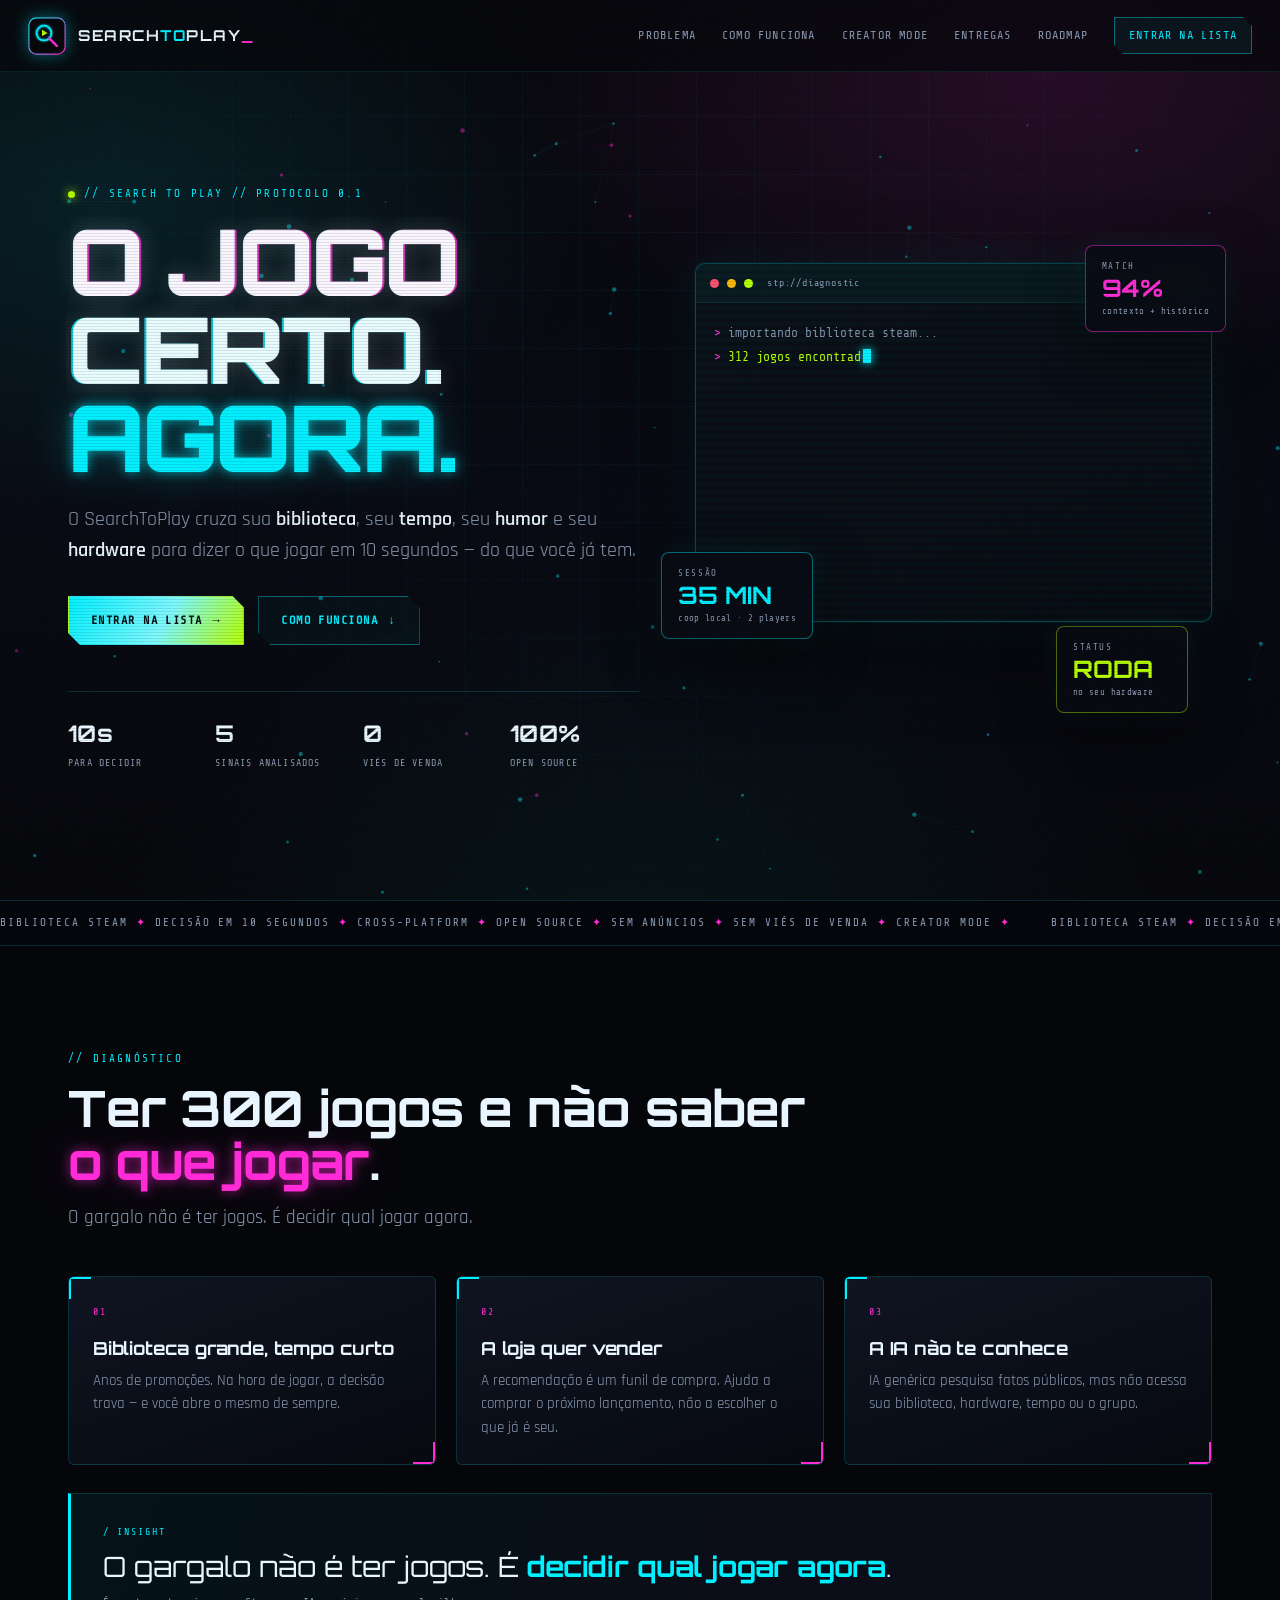
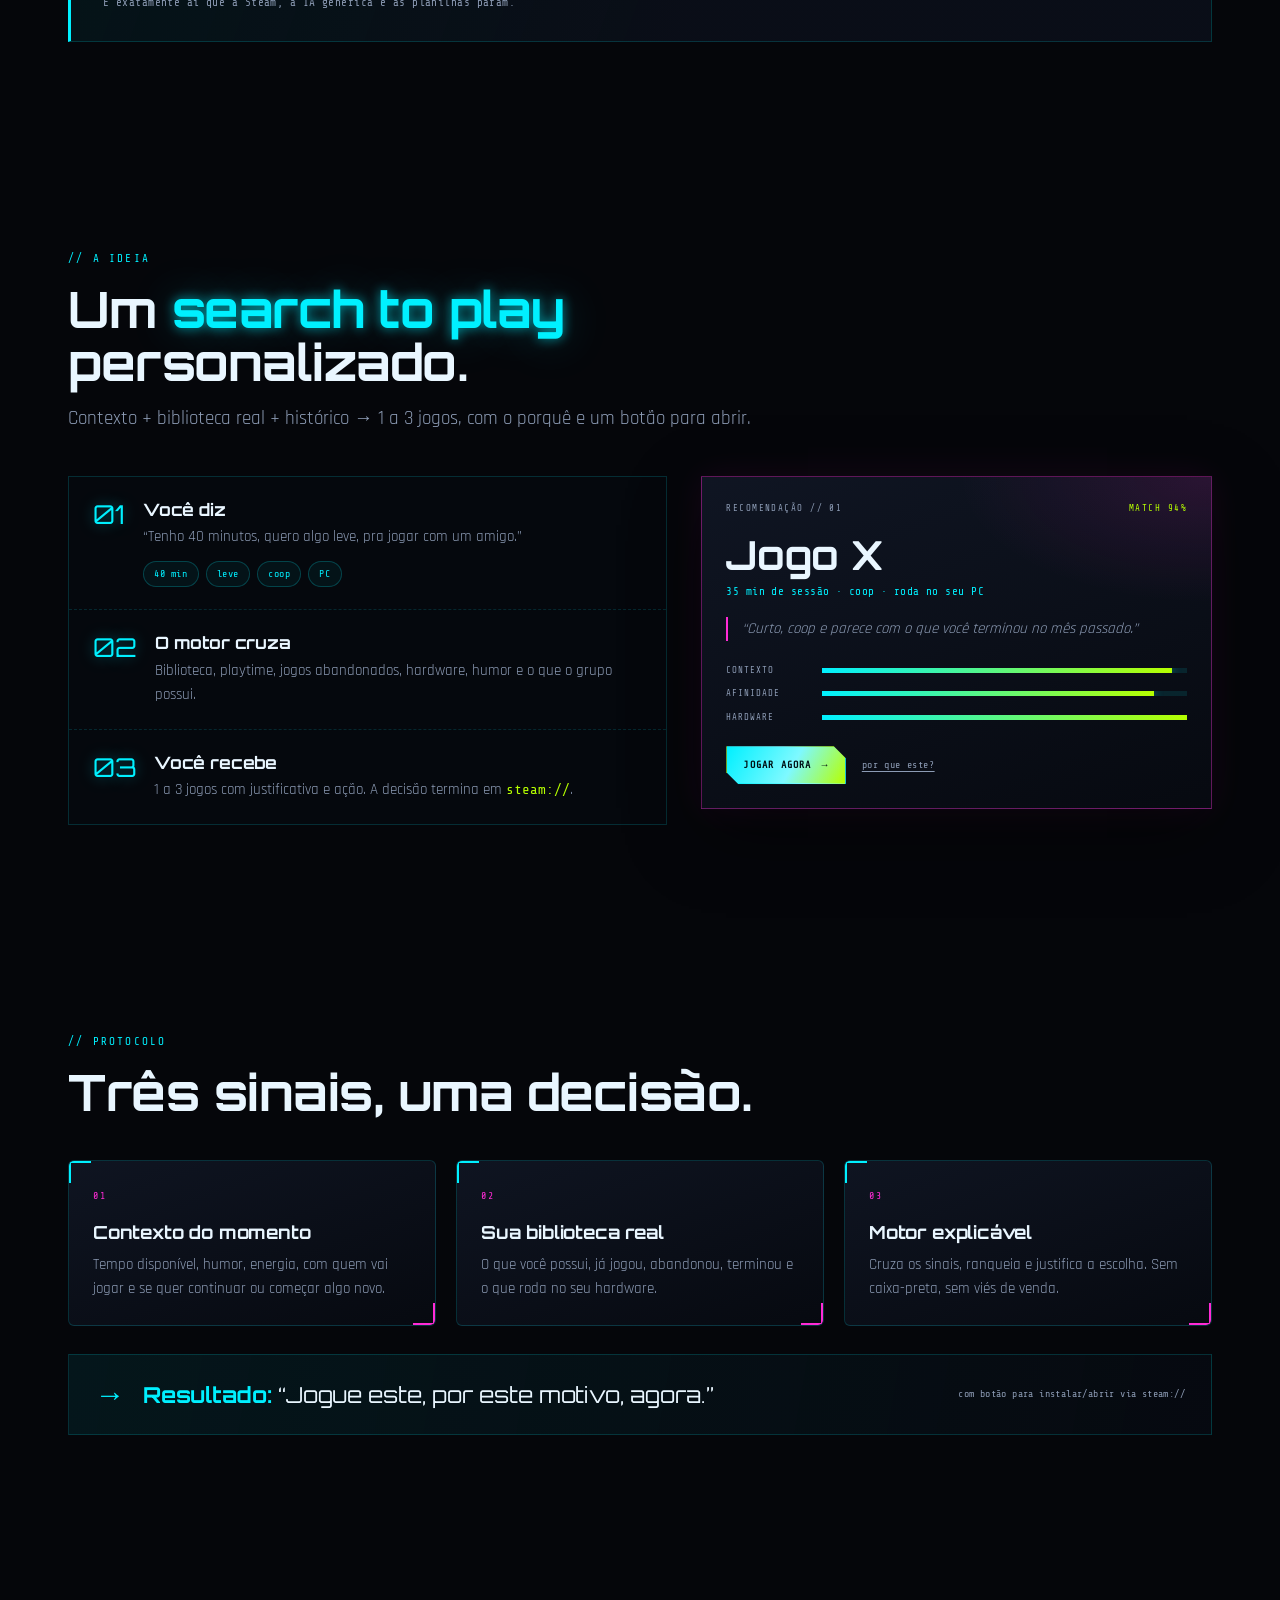
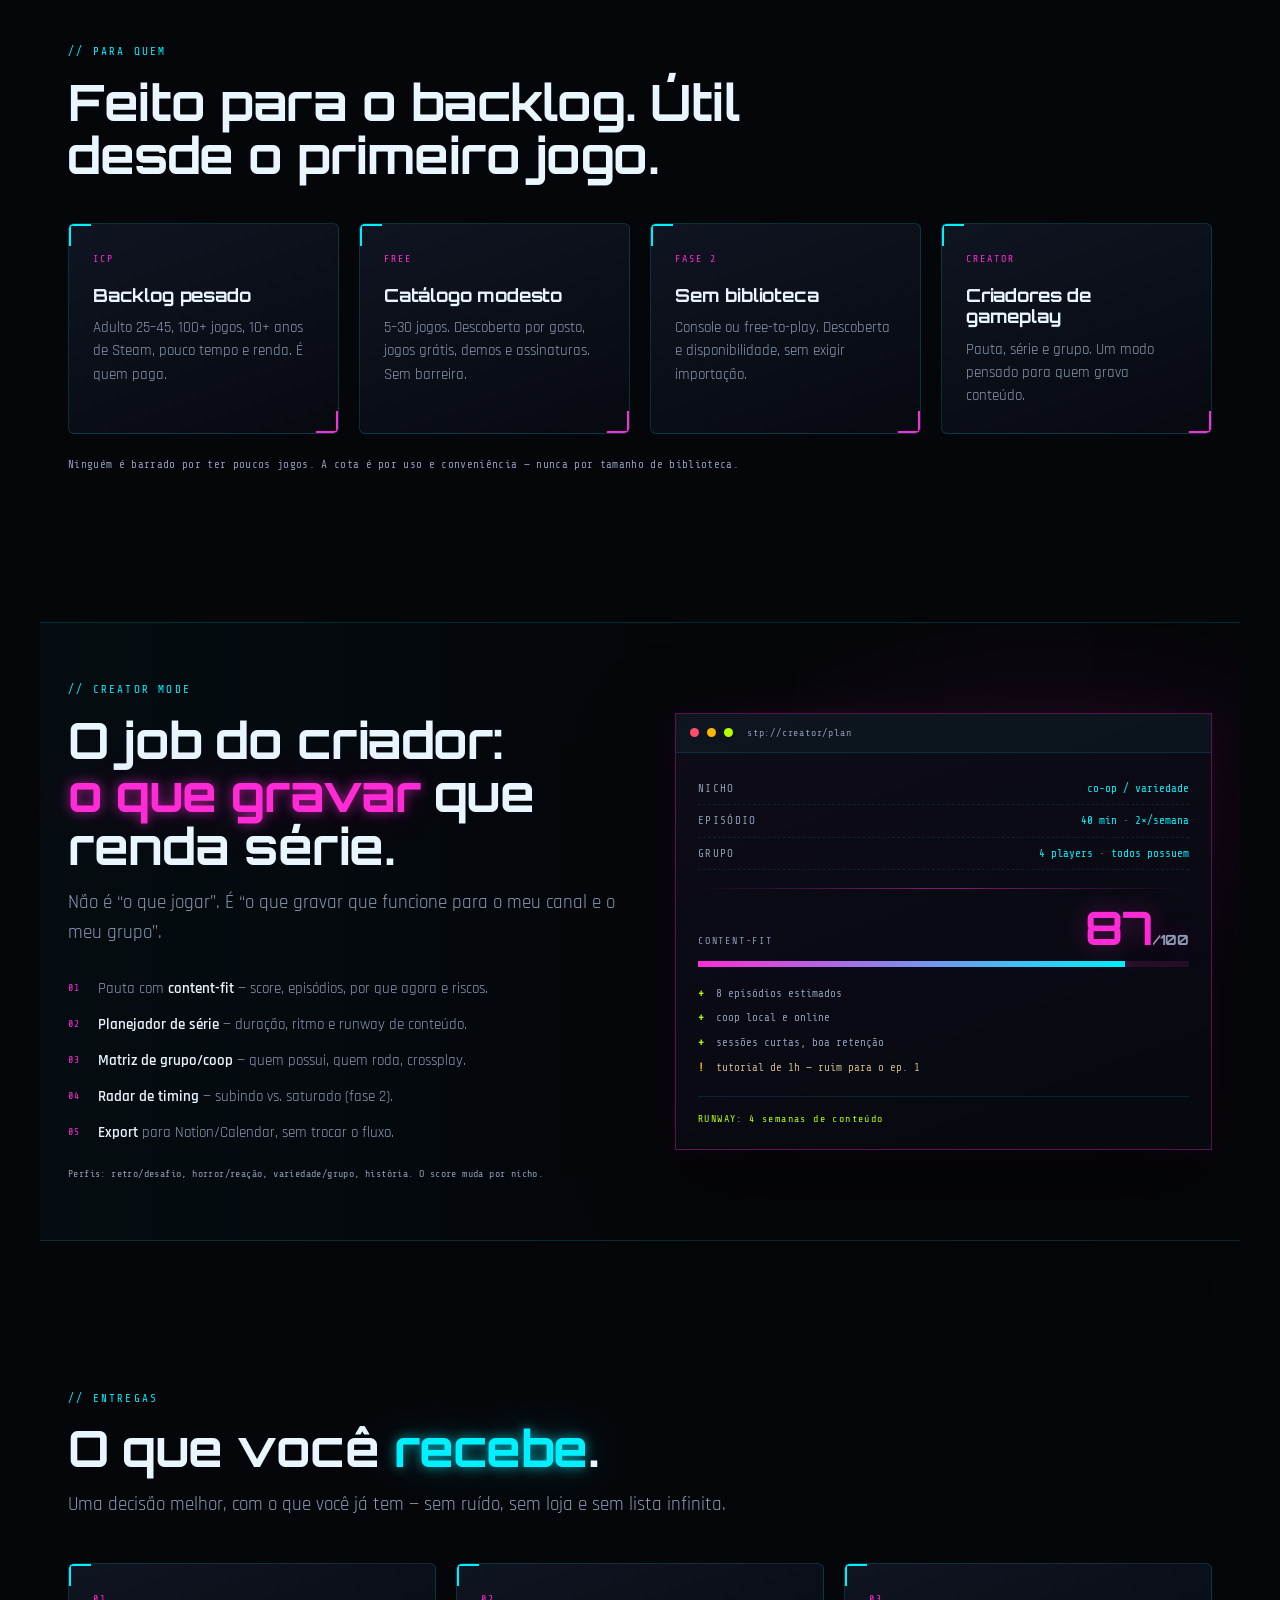
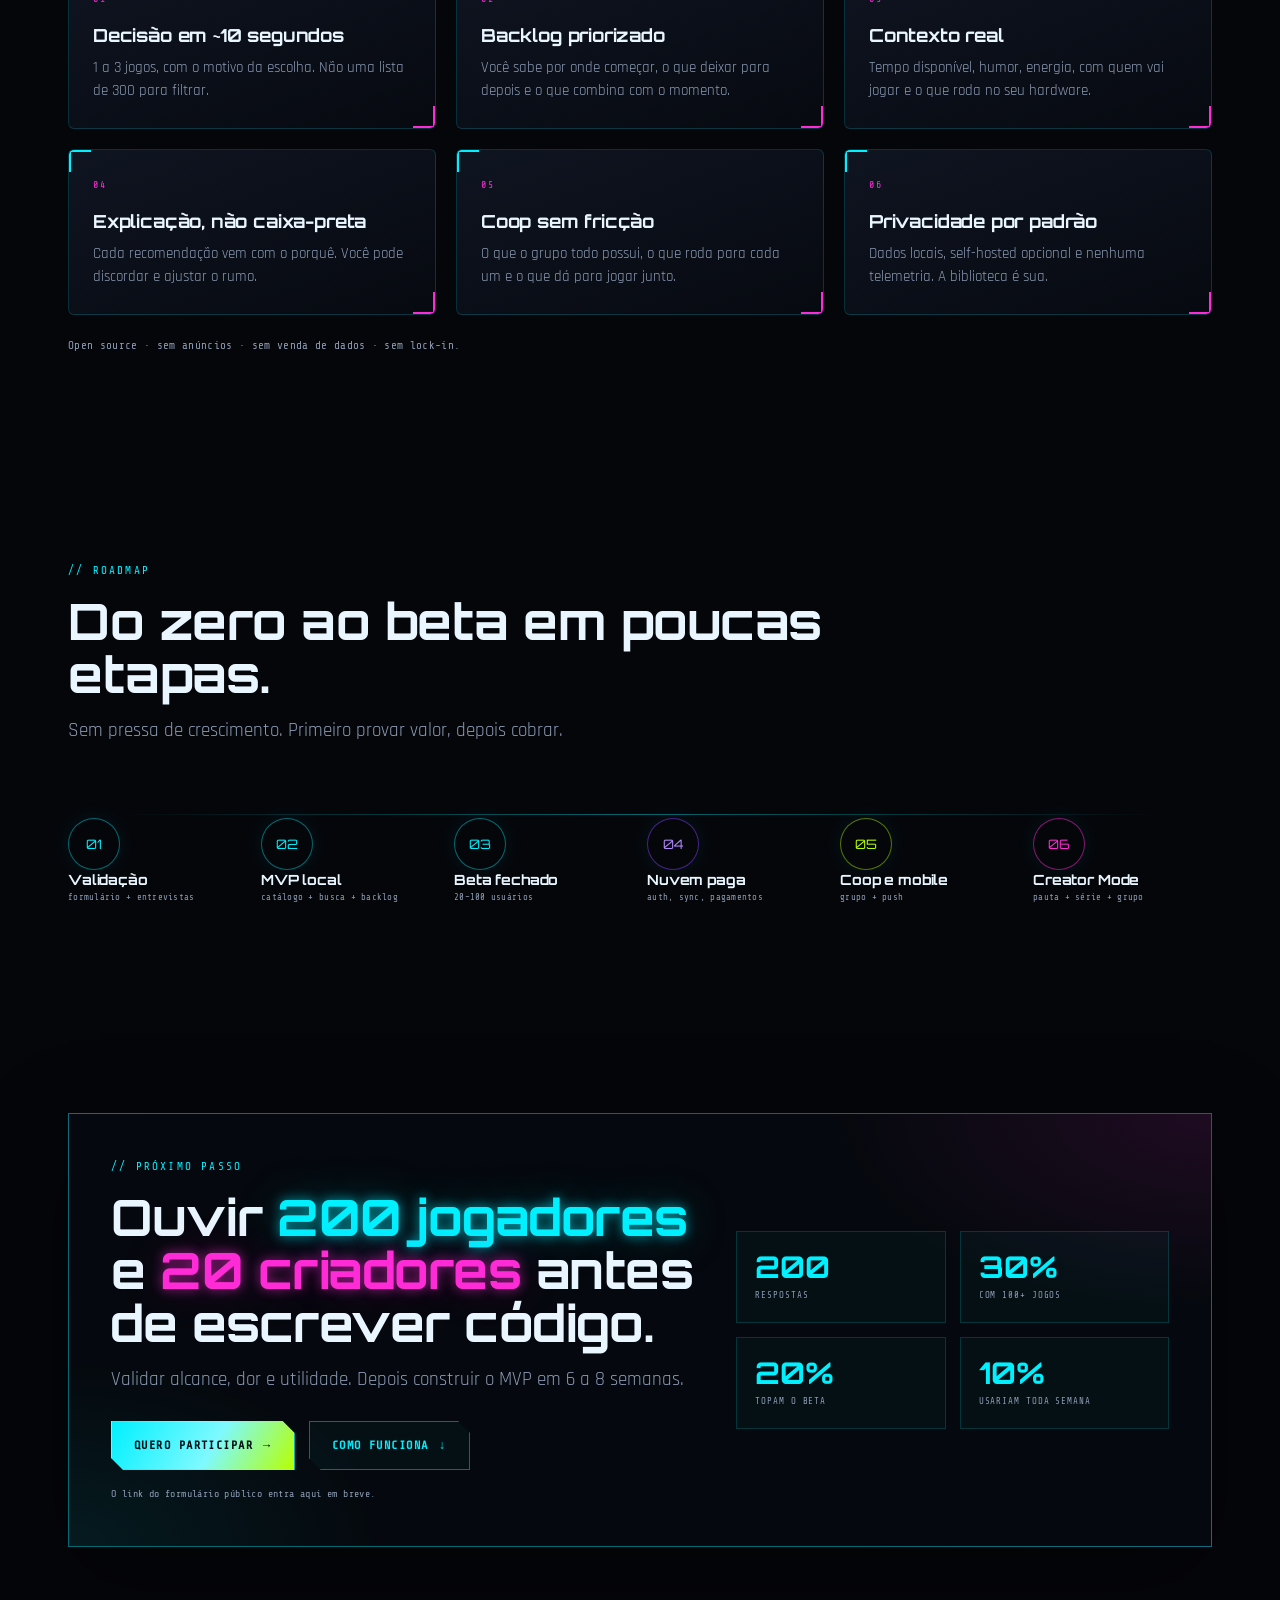
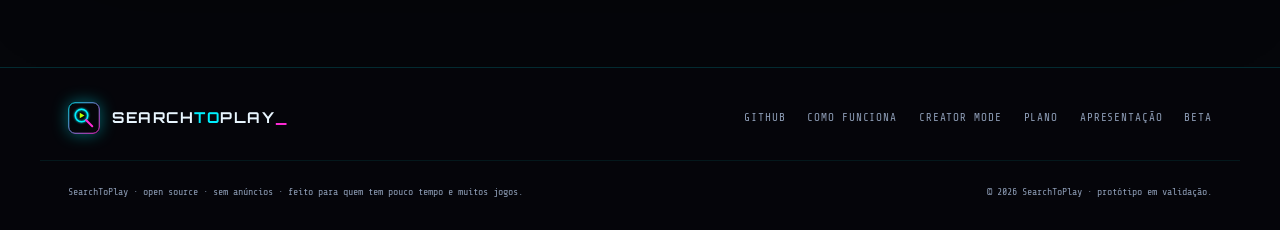
<file: index.html>
<!DOCTYPE html>
<html lang="pt-BR">
<head>
  <meta charset="UTF-8">
  <meta name="viewport" content="width=device-width, initial-scale=1.0">
  <title>SearchToPlay — Descubra o que jogar agora</title>
  <meta name="description" content="O SearchToPlay cruza sua biblioteca, seu tempo, seu humor e seu hardware para dizer o que jogar em 10 segundos — do que você já tem. Open source, sem anúncios.">
  <meta name="theme-color" content="#05060a">
  <meta name="color-scheme" content="dark">
  <link rel="icon" href="assets/img/favicon.svg" type="image/svg+xml">
  <link rel="icon" href="favicon.ico" sizes="any">
  <link rel="apple-touch-icon" href="assets/img/apple-touch-icon.png">
  <link rel="manifest" href="site.webmanifest">

  <meta property="og:type" content="website">
  <meta property="og:title" content="SearchToPlay — Descubra o que jogar agora">
  <meta property="og:description" content="Uma camada de decisão sobre a sua biblioteca. Não é loja, não é comparador de preços.">
  <meta property="og:image" content="https://fabianoflorentino.github.io/searchtoplay/assets/img/og-image.png">
  <meta property="og:url" content="https://fabianoflorentino.github.io/searchtoplay/">
  <meta name="twitter:card" content="summary_large_image">
  <meta name="twitter:title" content="SearchToPlay — Descubra o que jogar agora">
  <meta name="twitter:description" content="O jogo certo, agora — com o que você já tem.">
  <meta name="twitter:image" content="https://fabianoflorentino.github.io/searchtoplay/assets/img/og-image.png">

  <link rel="preconnect" href="https://fonts.googleapis.com">
  <link rel="preconnect" href="https://fonts.gstatic.com" crossorigin>
  <link href="https://fonts.googleapis.com/css2?family=Orbitron:wght@500;700;900&family=Rajdhani:wght@400;500;600;700&family=Share+Tech+Mono&display=swap" rel="stylesheet">
  <link rel="stylesheet" href="assets/css/style.css">
  <noscript>
    <style>
      .reveal { opacity: 1; transform: none; }
      .funnel-step { width: var(--w); min-width: 190px; }
      .rec-bars i::after, .cc-bar i, .scenario-bar i { width: var(--v); }
    </style>
  </noscript>
</head>
<body>
  <a class="skip-link" href="#conteudo">Pular para o conteúdo</a>

  <div class="noise" aria-hidden="true"></div>
  <div class="scanlines" aria-hidden="true"></div>
  <canvas id="bg-canvas" aria-hidden="true"></canvas>
  <div class="cursor-glow" id="cursor-glow" aria-hidden="true"></div>
  <div class="scroll-progress" id="scroll-progress" aria-hidden="true"></div>

  <header class="site-header" id="top">
    <a class="brand" href="#top" aria-label="SearchToPlay — início">
      <img src="assets/img/logo.svg" alt="" width="38" height="38">
      <span class="brand-text">SEARCH<span class="accent">TO</span>PLAY<span class="brand-cursor">_</span></span>
    </a>
    <button class="nav-toggle" id="nav-toggle" aria-expanded="false" aria-controls="nav" aria-label="Abrir menu">
      <span></span><span></span><span></span>
    </button>
    <nav class="nav" id="nav" aria-label="Navegação principal">
      <a href="#problema">Problema</a>
      <a href="#como-funciona">Como funciona</a>
      <a href="#creator">Creator Mode</a>
      <a href="#entregas">Entregas</a>
      <a href="#roadmap">Roadmap</a>
      <a class="nav-cta" href="#beta" data-beta>Entrar na lista</a>
    </nav>
  </header>

  <main id="conteudo">
    <!-- HERO -->
    <section class="hero" id="hero">
      <div class="hero-content">
        <p class="eyebrow"><span class="pulse-dot"></span> // SEARCH TO PLAY // PROTOCOLO 0.1</p>
        <h1 class="hero-title">
          <span class="glitch" data-text="O JOGO CERTO.">O JOGO CERTO.</span><br>
          <span class="neon">AGORA.</span>
        </h1>
        <p class="hero-sub">
          O SearchToPlay cruza sua <strong>biblioteca</strong>, seu <strong>tempo</strong>, seu <strong>humor</strong> e seu <strong>hardware</strong> para dizer o que jogar em 10 segundos — do que você já tem.
        </p>
        <div class="hero-actions">
          <a class="btn btn-primary" href="#beta" data-beta>ENTRAR NA LISTA <span aria-hidden="true">→</span></a>
          <a class="btn btn-ghost" href="#como-funciona">COMO FUNCIONA <span aria-hidden="true">↓</span></a>
        </div>
        <div class="hero-stats" aria-label="Sinais do protocolo">
          <div><strong data-count="10" data-suffix="s">0s</strong><span>para decidir</span></div>
          <div><strong data-count="5">0</strong><span>sinais analisados</span></div>
          <div><strong>0</strong><span>viés de venda</span></div>
          <div><strong>100%</strong><span>open source</span></div>
        </div>
      </div>

      <div class="hero-visual" aria-hidden="true">
        <div class="terminal">
          <div class="terminal-bar">
            <span class="t-dot red"></span><span class="t-dot amber"></span><span class="t-dot green"></span>
            <em>stp://diagnostic</em>
            <span class="t-live">LIVE</span>
          </div>
          <div class="terminal-output" id="terminal-output"></div>
        </div>
        <div class="floating-card card-a">
          <span class="fc-label">MATCH</span>
          <strong>94%</strong>
          <span class="fc-sub">contexto + histórico</span>
        </div>
        <div class="floating-card card-b">
          <span class="fc-label">SESSÃO</span>
          <strong>35 MIN</strong>
          <span class="fc-sub">coop local · 2 players</span>
        </div>
        <div class="floating-card card-c">
          <span class="fc-label">STATUS</span>
          <strong>RODA</strong>
          <span class="fc-sub">no seu hardware</span>
        </div>
      </div>
    </section>

    <div class="marquee" aria-hidden="true">
      <div class="marquee-track">
        <span>BIBLIOTECA STEAM <i>✦</i> DECISÃO EM 10 SEGUNDOS <i>✦</i> CROSS-PLATFORM <i>✦</i> OPEN SOURCE <i>✦</i> SEM ANÚNCIOS <i>✦</i> SEM VIÉS DE VENDA <i>✦</i> CREATOR MODE <i>✦</i></span>
        <span>BIBLIOTECA STEAM <i>✦</i> DECISÃO EM 10 SEGUNDOS <i>✦</i> CROSS-PLATFORM <i>✦</i> OPEN SOURCE <i>✦</i> SEM ANÚNCIOS <i>✦</i> SEM VIÉS DE VENDA <i>✦</i> CREATOR MODE <i>✦</i></span>
      </div>
    </div>

    <!-- PROBLEMA -->
    <section class="section" id="problema">
      <div class="section-head reveal">
        <p class="eyebrow">// DIAGNÓSTICO</p>
        <h2>Ter 300 jogos e não saber <span class="neon-magenta">o que jogar</span>.</h2>
        <p class="section-sub">O gargalo não é ter jogos. É decidir qual jogar agora.</p>
      </div>
      <div class="grid-3">
        <article class="card reveal">
          <span class="card-index">01</span>
          <h3>Biblioteca grande, tempo curto</h3>
          <p>Anos de promoções. Na hora de jogar, a decisão trava — e você abre o mesmo de sempre.</p>
        </article>
        <article class="card reveal">
          <span class="card-index">02</span>
          <h3>A loja quer vender</h3>
          <p>A recomendação é um funil de compra. Ajuda a comprar o próximo lançamento, não a escolher o que já é seu.</p>
        </article>
        <article class="card reveal">
          <span class="card-index">03</span>
          <h3>A IA não te conhece</h3>
          <p>IA genérica pesquisa fatos públicos, mas não acessa sua biblioteca, hardware, tempo ou o grupo.</p>
        </article>
      </div>
      <div class="statement reveal">
        <span class="statement-tag">/ INSIGHT</span>
        <p>O gargalo não é ter jogos. É <strong>decidir qual jogar agora</strong>.</p>
        <span class="statement-sub">É exatamente aí que a Steam, a IA genérica e as planilhas param.</span>
      </div>
    </section>

    <!-- IDEIA -->
    <section class="section" id="ideia">
      <div class="section-head reveal">
        <p class="eyebrow">// A IDEIA</p>
        <h2>Um <span class="neon">search to play</span> personalizado.</h2>
        <p class="section-sub">Contexto + biblioteca real + histórico → 1 a 3 jogos, com o porquê e um botão para abrir.</p>
      </div>
      <div class="idea-grid">
        <div class="flow reveal">
          <div class="flow-step">
            <span class="flow-num">01</span>
            <div>
              <h3>Você diz</h3>
              <p>“Tenho 40 minutos, quero algo leve, pra jogar com um amigo.”</p>
              <div class="chips"><span>40 min</span><span>leve</span><span>coop</span><span>PC</span></div>
            </div>
          </div>
          <div class="flow-step">
            <span class="flow-num">02</span>
            <div>
              <h3>O motor cruza</h3>
              <p>Biblioteca, playtime, jogos abandonados, hardware, humor e o que o grupo possui.</p>
            </div>
          </div>
          <div class="flow-step">
            <span class="flow-num">03</span>
            <div>
              <h3>Você recebe</h3>
              <p>1 a 3 jogos com justificativa e ação. A decisão termina em <code>steam://</code>.</p>
            </div>
          </div>
        </div>
        <div class="recommendation reveal" aria-label="Exemplo de recomendação">
          <div class="rec-top">
            <span class="rec-label">RECOMENDAÇÃO // 01</span>
            <span class="rec-match">MATCH 94%</span>
          </div>
          <div class="rec-title">Jogo X</div>
          <div class="rec-meta">35 min de sessão · coop · roda no seu PC</div>
          <p class="rec-reason">“Curto, coop e parece com o que você terminou no mês passado.”</p>
          <div class="rec-bars">
            <div><span>Contexto</span><i style="--v:96%"></i></div>
            <div><span>Afinidade</span><i style="--v:91%"></i></div>
            <div><span>Hardware</span><i style="--v:100%"></i></div>
          </div>
          <div class="rec-actions">
            <span class="btn btn-primary btn-small">JOGAR AGORA <span aria-hidden="true">→</span></span>
            <span class="rec-link">por que este?</span>
          </div>
        </div>
      </div>
    </section>

    <!-- COMO FUNCIONA -->
    <section class="section" id="como-funciona">
      <div class="section-head reveal">
        <p class="eyebrow">// PROTOCOLO</p>
        <h2>Três sinais, uma decisão.</h2>
      </div>
      <div class="grid-3">
        <article class="card reveal">
          <span class="card-index">01</span>
          <h3>Contexto do momento</h3>
          <p>Tempo disponível, humor, energia, com quem vai jogar e se quer continuar ou começar algo novo.</p>
        </article>
        <article class="card reveal">
          <span class="card-index">02</span>
          <h3>Sua biblioteca real</h3>
          <p>O que você possui, já jogou, abandonou, terminou e o que roda no seu hardware.</p>
        </article>
        <article class="card reveal">
          <span class="card-index">03</span>
          <h3>Motor explicável</h3>
          <p>Cruza os sinais, ranqueia e justifica a escolha. Sem caixa-preta, sem viés de venda.</p>
        </article>
      </div>
      <div class="result-bar reveal">
        <span class="result-icon">→</span>
        <p><strong>Resultado:</strong> “Jogue este, por este motivo, agora.”</p>
        <span class="result-sub">com botão para instalar/abrir via steam://</span>
      </div>
    </section>

    <!-- PERSONAS -->
    <section class="section" id="para-quem">
      <div class="section-head reveal">
        <p class="eyebrow">// PARA QUEM</p>
        <h2>Feito para o backlog. Útil desde o primeiro jogo.</h2>
      </div>
      <div class="grid-4">
        <article class="card reveal">
          <span class="card-index">ICP</span>
          <h3>Backlog pesado</h3>
          <p>Adulto 25–45, 100+ jogos, 10+ anos de Steam, pouco tempo e renda. É quem paga.</p>
        </article>
        <article class="card reveal">
          <span class="card-index">FREE</span>
          <h3>Catálogo modesto</h3>
          <p>5–30 jogos. Descoberta por gosto, jogos grátis, demos e assinaturas. Sem barreira.</p>
        </article>
        <article class="card reveal">
          <span class="card-index">FASE 2</span>
          <h3>Sem biblioteca</h3>
          <p>Console ou free-to-play. Descoberta e disponibilidade, sem exigir importação.</p>
        </article>
        <article class="card reveal">
          <span class="card-index">CREATOR</span>
          <h3>Criadores de gameplay</h3>
          <p>Pauta, série e grupo. Um modo pensado para quem grava conteúdo.</p>
        </article>
      </div>
      <p class="microcopy reveal">Ninguém é barrado por ter poucos jogos. A cota é por uso e conveniência — nunca por tamanho de biblioteca.</p>
    </section>

    <!-- CREATOR MODE -->
    <section class="section section-creator" id="creator">
      <div class="creator-grid">
        <div class="creator-copy reveal">
          <p class="eyebrow">// CREATOR MODE</p>
          <h2>O job do criador: <span class="neon-magenta">o que gravar</span> que renda série.</h2>
          <p class="section-sub">Não é “o que jogar”. É “o que gravar que funcione para o meu canal e o meu grupo”.</p>
          <ul class="feature-list">
            <li><span>01</span> Pauta com <strong>content-fit</strong> — score, episódios, por que agora e riscos.</li>
            <li><span>02</span> <strong>Planejador de série</strong> — duração, ritmo e runway de conteúdo.</li>
            <li><span>03</span> <strong>Matriz de grupo/coop</strong> — quem possui, quem roda, crossplay.</li>
            <li><span>04</span> <strong>Radar de timing</strong> — subindo vs. saturado (fase 2).</li>
            <li><span>05</span> <strong>Export</strong> para Notion/Calendar, sem trocar o fluxo.</li>
          </ul>
          <p class="creator-note">Perfis: retro/desafio, horror/reação, variedade/grupo, história. O score muda por nicho.</p>
        </div>
        <div class="creator-console reveal" aria-label="Exemplo de pauta para criador">
          <div class="terminal-bar">
            <span class="t-dot red"></span><span class="t-dot amber"></span><span class="t-dot green"></span>
            <em>stp://creator/plan</em>
          </div>
          <div class="cc-row"><span>NICHO</span><strong>co-op / variedade</strong></div>
          <div class="cc-row"><span>EPISÓDIO</span><strong>40 min · 2×/semana</strong></div>
          <div class="cc-row"><span>GRUPO</span><strong>4 players · todos possuem</strong></div>
          <div class="cc-divider"></div>
          <div class="cc-score">
            <span class="cc-label">CONTENT-FIT</span>
            <strong>87<span>/100</span></strong>
          </div>
          <div class="cc-bar"><i style="--v:87%"></i></div>
          <ul class="cc-list">
            <li><b>+</b> 8 episódios estimados</li>
            <li><b>+</b> coop local e online</li>
            <li><b>+</b> sessões curtas, boa retenção</li>
            <li class="risk"><b>!</b> tutorial de 1h — ruim para o ep. 1</li>
          </ul>
          <div class="cc-foot">RUNWAY: 4 semanas de conteúdo</div>
        </div>
      </div>
    </section>

    <!-- ENTREGAS -->
    <section class="section" id="entregas">
      <div class="section-head reveal">
        <p class="eyebrow">// ENTREGAS</p>
        <h2>O que você <span class="neon">recebe</span>.</h2>
        <p class="section-sub">Uma decisão melhor, com o que você já tem — sem ruído, sem loja e sem lista infinita.</p>
      </div>
      <div class="grid-3">
        <article class="card reveal">
          <span class="card-index">01</span>
          <h3>Decisão em ~10 segundos</h3>
          <p>1 a 3 jogos, com o motivo da escolha. Não uma lista de 300 para filtrar.</p>
        </article>
        <article class="card reveal">
          <span class="card-index">02</span>
          <h3>Backlog priorizado</h3>
          <p>Você sabe por onde começar, o que deixar para depois e o que combina com o momento.</p>
        </article>
        <article class="card reveal">
          <span class="card-index">03</span>
          <h3>Contexto real</h3>
          <p>Tempo disponível, humor, energia, com quem vai jogar e o que roda no seu hardware.</p>
        </article>
        <article class="card reveal">
          <span class="card-index">04</span>
          <h3>Explicação, não caixa-preta</h3>
          <p>Cada recomendação vem com o porquê. Você pode discordar e ajustar o rumo.</p>
        </article>
        <article class="card reveal">
          <span class="card-index">05</span>
          <h3>Coop sem fricção</h3>
          <p>O que o grupo todo possui, o que roda para cada um e o que dá para jogar junto.</p>
        </article>
        <article class="card reveal">
          <span class="card-index">06</span>
          <h3>Privacidade por padrão</h3>
          <p>Dados locais, self-hosted opcional e nenhuma telemetria. A biblioteca é sua.</p>
        </article>
      </div>
      <p class="microcopy reveal">Open source · sem anúncios · sem venda de dados · sem lock-in.</p>
    </section>

    <!-- ROADMAP -->
    <section class="section" id="roadmap">
      <div class="section-head reveal">
        <p class="eyebrow">// ROADMAP</p>
        <h2>Do zero ao beta em poucas etapas.</h2>
        <p class="section-sub">Sem pressa de crescimento. Primeiro provar valor, depois cobrar.</p>
      </div>
      <ol class="roadmap">
        <li class="reveal"><span class="rm-num">01</span><h3>Validação</h3><p>formulário + entrevistas</p></li>
        <li class="reveal"><span class="rm-num">02</span><h3>MVP local</h3><p>catálogo + busca + backlog</p></li>
        <li class="reveal"><span class="rm-num">03</span><h3>Beta fechado</h3><p>20–100 usuários</p></li>
        <li class="reveal"><span class="rm-num">04</span><h3>Nuvem paga</h3><p>auth, sync, pagamentos</p></li>
        <li class="reveal"><span class="rm-num">05</span><h3>Coop e mobile</h3><p>grupo + push</p></li>
        <li class="reveal"><span class="rm-num">06</span><h3>Creator Mode</h3><p>pauta + série + grupo</p></li>
      </ol>
    </section>

    <!-- BETA / VALIDAÇÃO -->
    <section class="section section-beta" id="beta">
      <div class="beta-grid">
        <div class="beta-copy reveal">
          <p class="eyebrow">// PRÓXIMO PASSO</p>
          <h2>Ouvir <span class="neon">200 jogadores</span> e <span class="neon-magenta">20 criadores</span> antes de escrever código.</h2>
          <p class="section-sub">Validar alcance, dor e utilidade. Depois construir o MVP em 6 a 8 semanas.</p>
          <div class="beta-actions">
            <a class="btn btn-primary" href="#beta" data-beta>QUERO PARTICIPAR <span aria-hidden="true">→</span></a>
            <a class="btn btn-ghost" href="#como-funciona">COMO FUNCIONA <span aria-hidden="true">↓</span></a>
          </div>
          <p class="beta-note" id="beta-note">O link do formulário público entra aqui em breve.</p>
        </div>
        <div class="beta-stats reveal">
          <div class="beta-stat"><strong>200</strong><span>respostas</span></div>
          <div class="beta-stat"><strong>30%</strong><span>com 100+ jogos</span></div>
          <div class="beta-stat"><strong>20%</strong><span>topam o beta</span></div>
          <div class="beta-stat"><strong>10%</strong><span>usariam toda semana</span></div>
        </div>
      </div>
    </section>
  </main>

  <footer class="site-footer">
    <div class="footer-top">
      <a class="brand" href="#top" aria-label="SearchToPlay — início">
        <img src="assets/img/logo.svg" alt="" width="32" height="32">
        <span class="brand-text">SEARCH<span class="accent">TO</span>PLAY<span class="brand-cursor">_</span></span>
      </a>
      <nav class="footer-nav" aria-label="Links do rodapé">
        <a href="https://github.com/fabianoflorentino/searchtoplay" target="_blank" rel="noopener" data-repo>GitHub</a>
        <a href="#como-funciona">Como funciona</a>
        <a href="#creator">Creator Mode</a>
        <a href="PLANO.md" target="_blank" rel="noopener">Plano</a>
        <a href="APRESENTACAO.pdf" target="_blank" rel="noopener">Apresentação</a>
        <a href="#beta" data-beta>Beta</a>
      </nav>
    </div>
    <div class="footer-bottom">
      <p>SearchToPlay · open source · sem anúncios · feito para quem tem pouco tempo e muitos jogos.</p>
      <p>© <span id="year"></span> SearchToPlay · protótipo em validação.</p>
    </div>
  </footer>

  <button class="back-to-top" id="back-to-top" type="button" aria-label="Voltar ao topo" title="Voltar ao topo">
    <span aria-hidden="true">↑</span>
  </button>

  <div class="toast" id="toast" role="status" aria-live="polite"></div>

  <script src="assets/js/config.js"></script>
  <script src="assets/js/main.js"></script>
</body>
</html>
</file>
<file: assets/css/style.css>
/* =========================================================
   SearchToPlay — cyberpunk landing
   ========================================================= */

:root {
  --bg: #05060a;
  --bg-2: #080b13;
  --panel: #0b0f19;
  --panel-2: #101624;
  --ink: #e9f6ff;
  --muted: #8c9bb4;
  --cyan: #00f0ff;
  --magenta: #ff2bd6;
  --lime: #b6ff00;
  --amber: #ffb800;
  --red: #ff4d6d;
  --line: rgba(0, 240, 255, 0.16);
  --line-strong: rgba(0, 240, 255, 0.42);
  --glow-cyan: 0 0 24px rgba(0, 240, 255, 0.28);
  --glow-magenta: 0 0 24px rgba(255, 43, 214, 0.28);
  --font-display: "Orbitron", "Segoe UI", sans-serif;
  --font-body: "Rajdhani", "Segoe UI", sans-serif;
  --font-mono: "Share Tech Mono", "Courier New", monospace;
  --max: 1200px;
  --header-h: 72px;
}

*,
*::before,
*::after {
  box-sizing: border-box;
}

html {
  background: var(--bg);
  scroll-behavior: smooth;
}

body {
  margin: 0;
  min-height: 100vh;
  overflow-x: hidden;
  background: transparent;
  color: var(--ink);
  font-family: var(--font-body);
  font-size: 17px;
  line-height: 1.6;
  -webkit-font-smoothing: antialiased;
}

body::before {
  content: "";
  position: fixed;
  inset: 0;
  z-index: -3;
  background:
    radial-gradient(900px 520px at 82% 8%, rgba(255, 43, 214, 0.13), transparent 62%),
    radial-gradient(780px 520px at 8% 22%, rgba(0, 240, 255, 0.1), transparent 62%),
    radial-gradient(900px 700px at 50% 110%, rgba(0, 240, 255, 0.06), transparent 60%),
    linear-gradient(180deg, #05060a 0%, #070912 55%, #05060a 100%);
}

body::after {
  content: "";
  position: fixed;
  inset: 0;
  z-index: -2;
  pointer-events: none;
  background-image:
    linear-gradient(rgba(0, 240, 255, 0.05) 1px, transparent 1px),
    linear-gradient(90deg, rgba(0, 240, 255, 0.05) 1px, transparent 1px);
  background-size: 58px 58px;
  mask-image: radial-gradient(circle at 50% 30%, #000 0%, rgba(0, 0, 0, 0.55) 45%, transparent 78%);
  -webkit-mask-image: radial-gradient(circle at 50% 30%, #000 0%, rgba(0, 0, 0, 0.55) 45%, transparent 78%);
}

#bg-canvas {
  position: fixed;
  inset: 0;
  z-index: -1;
  width: 100%;
  height: 100%;
  pointer-events: none;
  opacity: 0.75;
}

.noise {
  position: fixed;
  inset: 0;
  z-index: 52;
  pointer-events: none;
  opacity: 0.045;
  background-image: url("data:image/svg+xml,%3Csvg xmlns='http://www.w3.org/2000/svg' width='140' height='140'%3E%3Cfilter id='n'%3E%3CfeTurbulence type='fractalNoise' baseFrequency='0.9' numOctaves='2' stitchTiles='stitch'/%3E%3C/filter%3E%3Crect width='140' height='140' filter='url(%23n)' opacity='0.7'/%3E%3C/svg%3E");
}

.scanlines {
  position: fixed;
  inset: 0;
  z-index: 51;
  pointer-events: none;
  opacity: 0.3;
  background: repeating-linear-gradient(
    0deg,
    rgba(0, 0, 0, 0.32) 0px,
    rgba(0, 0, 0, 0.32) 1px,
    transparent 1px,
    transparent 3px
  );
  mix-blend-mode: multiply;
  animation: scan-drift 9s linear infinite;
}

.cursor-glow {
  position: fixed;
  top: 0;
  left: 0;
  z-index: 1;
  width: 480px;
  height: 480px;
  pointer-events: none;
  border-radius: 50%;
  opacity: 0;
  background: radial-gradient(circle, rgba(0, 240, 255, 0.09), transparent 62%);
  transform: translate(-50%, -50%);
  transition: opacity 0.4s ease;
  mix-blend-mode: screen;
}

.scroll-progress {
  position: fixed;
  top: 0;
  left: 0;
  z-index: 60;
  width: 0%;
  height: 2px;
  background: linear-gradient(90deg, var(--cyan), var(--magenta), var(--lime));
  box-shadow: 0 0 14px rgba(0, 240, 255, 0.7);
}

.skip-link {
  position: fixed;
  top: -60px;
  left: 16px;
  z-index: 100;
  padding: 10px 16px;
  background: var(--cyan);
  color: #001014;
  font-family: var(--font-mono);
  font-size: 12px;
  text-decoration: none;
  transition: top 0.2s ease;
}

.skip-link:focus {
  top: 12px;
}

/* ---------- header ---------- */

.site-header {
  position: fixed;
  top: 0;
  left: 0;
  right: 0;
  z-index: 40;
  height: var(--header-h);
  display: flex;
  align-items: center;
  justify-content: space-between;
  gap: 24px;
  padding: 0 28px;
  border-bottom: 1px solid rgba(0, 240, 255, 0.1);
  background: rgba(5, 6, 10, 0.72);
  backdrop-filter: blur(16px);
  -webkit-backdrop-filter: blur(16px);
}

.brand {
  display: inline-flex;
  align-items: center;
  gap: 12px;
  text-decoration: none;
  color: var(--ink);
  flex-shrink: 0;
}

.brand img {
  display: block;
  filter: drop-shadow(0 0 8px rgba(0, 240, 255, 0.4));
}

.brand-text {
  font-family: var(--font-display);
  font-size: 15px;
  font-weight: 700;
  letter-spacing: 0.1em;
}

.brand-text .accent {
  color: var(--cyan);
}

.brand-cursor {
  color: var(--magenta);
  animation: blink 1.1s step-end infinite;
}

.nav {
  display: flex;
  align-items: center;
  gap: 26px;
}

.nav a {
  position: relative;
  color: var(--muted);
  text-decoration: none;
  font-family: var(--font-mono);
  font-size: 12px;
  letter-spacing: 0.1em;
  text-transform: uppercase;
  padding: 6px 0;
  transition: color 0.2s ease;
}

.nav a::after {
  content: "";
  position: absolute;
  left: 0;
  bottom: 0;
  width: 0;
  height: 1px;
  background: var(--cyan);
  box-shadow: 0 0 8px var(--cyan);
  transition: width 0.25s ease;
}

.nav a:hover,
.nav a:focus-visible {
  color: var(--ink);
}

.nav a:hover::after,
.nav a:focus-visible::after {
  width: 100%;
}

.nav-cta {
  padding: 8px 14px !important;
  border: 1px solid var(--line-strong) !important;
  color: var(--cyan) !important;
  background: rgba(0, 240, 255, 0.05);
  clip-path: polygon(0 0, calc(100% - 9px) 0, 100% 9px, 100% 100%, 9px 100%, 0 calc(100% - 9px));
}

.nav-cta:hover {
  background: rgba(0, 240, 255, 0.12);
}

.nav-cta::after {
  display: none;
}

.nav-toggle {
  display: none;
  width: 42px;
  height: 38px;
  padding: 8px;
  background: transparent;
  border: 1px solid var(--line);
  cursor: pointer;
}

.nav-toggle span {
  display: block;
  height: 2px;
  margin: 4px 0;
  background: var(--cyan);
  transition: transform 0.2s ease, opacity 0.2s ease;
}

.nav-toggle[aria-expanded="true"] span:nth-child(1) {
  transform: translateY(6px) rotate(45deg);
}

.nav-toggle[aria-expanded="true"] span:nth-child(2) {
  opacity: 0;
}

.nav-toggle[aria-expanded="true"] span:nth-child(3) {
  transform: translateY(-6px) rotate(-45deg);
}

/* ---------- base ---------- */

main,
.site-footer {
  position: relative;
  z-index: 2;
}

h1,
h2,
h3 {
  margin: 0;
  font-family: var(--font-display);
  font-weight: 700;
  line-height: 1.08;
  letter-spacing: -0.01em;
}

p {
  margin: 0;
}

code {
  font-family: var(--font-mono);
  color: var(--lime);
  font-size: 0.95em;
}

.neon {
  color: var(--cyan);
  white-space: nowrap;
  text-shadow: 0 0 12px rgba(0, 240, 255, 0.65), 0 0 46px rgba(0, 240, 255, 0.28);
}

.neon-magenta {
  color: var(--magenta);
  white-space: nowrap;
  text-shadow: 0 0 12px rgba(255, 43, 214, 0.6), 0 0 46px rgba(255, 43, 214, 0.24);
}

.eyebrow {
  display: flex;
  align-items: center;
  gap: 9px;
  margin-bottom: 14px;
  color: var(--cyan);
  font-family: var(--font-mono);
  font-size: 11px;
  letter-spacing: 0.2em;
  text-transform: uppercase;
}

.pulse-dot {
  width: 7px;
  height: 7px;
  border-radius: 50%;
  background: var(--lime);
  box-shadow: 0 0 10px var(--lime);
  animation: pulse 1.8s ease-in-out infinite;
}

/* ---------- buttons ---------- */

.btn {
  position: relative;
  display: inline-flex;
  align-items: center;
  justify-content: center;
  gap: 10px;
  padding: 14px 22px;
  border: 1px solid transparent;
  font-family: var(--font-mono);
  font-size: 12px;
  font-weight: 700;
  letter-spacing: 0.12em;
  text-decoration: none;
  cursor: pointer;
  clip-path: polygon(0 0, calc(100% - 12px) 0, 100% 12px, 100% 100%, 12px 100%, 0 calc(100% - 12px));
  transition: transform 0.2s ease, box-shadow 0.2s ease, background 0.2s ease, color 0.2s ease;
}

.btn:hover {
  transform: translateY(-2px);
}

.btn-primary {
  color: #001014;
  background: linear-gradient(120deg, var(--cyan), #7ef9ff 55%, var(--lime));
  box-shadow: 0 0 26px rgba(0, 240, 255, 0.28);
}

.btn-primary:hover {
  box-shadow: 0 0 38px rgba(0, 240, 255, 0.48);
}

.btn-ghost {
  color: var(--cyan);
  background: rgba(0, 240, 255, 0.03);
  border-color: var(--line-strong);
}

.btn-ghost:hover {
  background: rgba(0, 240, 255, 0.1);
  box-shadow: var(--glow-cyan);
}

.btn-small {
  padding: 10px 16px;
  font-size: 10px;
}

.btn-block {
  width: 100%;
}

/* ---------- hero ---------- */

.hero {
  position: relative;
  display: grid;
  grid-template-columns: minmax(0, 1.05fr) minmax(0, 0.95fr);
  align-items: center;
  gap: 56px;
  max-width: var(--max);
  min-height: 100svh;
  margin: 0 auto;
  padding: calc(var(--header-h) + 64px) 28px 80px;
}

.hero-content {
  position: relative;
  z-index: 2;
}

.hero-title {
  margin: 6px 0 22px;
  font-size: clamp(42px, 7.4vw, 92px);
  font-weight: 900;
  line-height: 0.96;
  letter-spacing: -0.03em;
}

.glitch {
  position: relative;
  display: inline-block;
  color: var(--ink);
  text-shadow: 0 0 24px rgba(233, 246, 255, 0.12);
}

.glitch::before,
.glitch::after {
  content: attr(data-text);
  position: absolute;
  top: 0;
  left: 0;
  width: 100%;
  overflow: hidden;
  pointer-events: none;
}

.glitch::before {
  color: var(--magenta);
  transform: translate(2px, 0);
  clip-path: inset(0 0 52% 0);
  animation: glitch-top 2.8s infinite linear alternate-reverse;
  opacity: 0.8;
  mix-blend-mode: screen;
}

.glitch::after {
  color: var(--cyan);
  transform: translate(-2px, 0);
  clip-path: inset(48% 0 0 0);
  animation: glitch-bottom 3.4s infinite linear alternate-reverse;
  opacity: 0.8;
  mix-blend-mode: screen;
}

.hero-sub {
  max-width: 620px;
  color: var(--muted);
  font-size: clamp(17px, 1.6vw, 20px);
  line-height: 1.55;
}

.hero-sub strong {
  color: var(--ink);
  font-weight: 600;
}

.hero-actions {
  display: flex;
  flex-wrap: wrap;
  gap: 14px;
  margin-top: 30px;
}

.hero-stats {
  display: grid;
  grid-template-columns: repeat(4, minmax(0, 1fr));
  gap: 18px;
  max-width: 640px;
  margin-top: 46px;
  padding-top: 24px;
  border-top: 1px solid var(--line);
}

.hero-stats strong {
  display: block;
  color: var(--ink);
  font-family: var(--font-display);
  font-size: clamp(16px, 1.8vw, 24px);
  font-weight: 700;
  letter-spacing: 0.02em;
  white-space: nowrap;
}

.hero-stats span {
  display: block;
  margin-top: 2px;
  color: var(--muted);
  font-family: var(--font-mono);
  font-size: 10px;
  letter-spacing: 0.12em;
  text-transform: uppercase;
}

.hero-visual {
  position: relative;
  z-index: 1;
  min-height: 430px;
}

/* ---------- terminal ---------- */

.terminal {
  position: relative;
  overflow: hidden;
  border: 1px solid rgba(0, 240, 255, 0.28);
  border-radius: 10px;
  background: linear-gradient(160deg, rgba(8, 12, 20, 0.96), rgba(5, 8, 14, 0.98));
  box-shadow: 0 28px 80px rgba(0, 0, 0, 0.55), 0 0 0 1px rgba(0, 240, 255, 0.06), 0 0 50px rgba(0, 240, 255, 0.08);
  font-family: var(--font-mono);
}

.terminal::after {
  content: "";
  position: absolute;
  inset: 0;
  pointer-events: none;
  background: linear-gradient(180deg, transparent 0%, rgba(0, 240, 255, 0.035) 50%, transparent 100%);
  background-size: 100% 8px;
}

.terminal-bar {
  display: flex;
  align-items: center;
  gap: 8px;
  padding: 11px 14px;
  border-bottom: 1px solid rgba(0, 240, 255, 0.12);
  background: rgba(0, 240, 255, 0.035);
}

.t-dot {
  width: 9px;
  height: 9px;
  border-radius: 50%;
  background: #2a3448;
}

.t-dot.red { background: #ff4d6d; }
.t-dot.amber { background: var(--amber); }
.t-dot.green { background: var(--lime); }

.terminal-bar em {
  margin-left: 6px;
  color: var(--muted);
  font-family: var(--font-mono);
  font-size: 10px;
  font-style: normal;
  letter-spacing: 0.08em;
}

.t-live {
  margin-left: auto;
  color: var(--lime);
  font-size: 9px;
  letter-spacing: 0.18em;
  animation: blink 1.6s step-end infinite;
}

.terminal-output {
  min-height: 318px;
  padding: 18px 18px 22px;
  color: #b9c8da;
  font-size: 13px;
  line-height: 1.85;
  white-space: pre-wrap;
  overflow-wrap: anywhere;
}

.term-line {
  display: block;
}

.term-line .prompt {
  color: var(--magenta);
}

.term-line.dim { color: #7d8da5; }
.term-line.ok { color: var(--lime); }
.term-line.accent { color: var(--cyan); }
.term-line .hl { color: var(--amber); }

.term-cursor {
  display: inline-block;
  width: 8px;
  height: 14px;
  margin-left: 2px;
  vertical-align: -2px;
  background: var(--cyan);
  box-shadow: 0 0 10px var(--cyan);
  animation: blink 0.9s step-end infinite;
}

/* ---------- floating cards ---------- */

.floating-card {
  position: absolute;
  display: flex;
  flex-direction: column;
  gap: 2px;
  min-width: 132px;
  padding: 13px 16px;
  border: 1px solid var(--line-strong);
  border-radius: 8px;
  background: rgba(7, 10, 18, 0.88);
  box-shadow: 0 18px 50px rgba(0, 0, 0, 0.55), 0 0 24px rgba(0, 240, 255, 0.08);
  backdrop-filter: blur(10px);
  -webkit-backdrop-filter: blur(10px);
  animation: float 6.5s ease-in-out infinite;
}

.floating-card .fc-label {
  color: var(--muted);
  font-family: var(--font-mono);
  font-size: 9px;
  letter-spacing: 0.18em;
}

.floating-card strong {
  color: var(--cyan);
  font-family: var(--font-display);
  font-size: 24px;
  line-height: 1.1;
}

.floating-card .fc-sub {
  color: var(--muted);
  font-family: var(--font-mono);
  font-size: 9px;
  letter-spacing: 0.04em;
}

.card-a {
  top: -18px;
  right: -14px;
  border-color: rgba(255, 43, 214, 0.5);
}

.card-a strong { color: var(--magenta); }

.card-b {
  bottom: 54px;
  left: -34px;
  animation-delay: -2.1s;
}

.card-c {
  right: 24px;
  bottom: -20px;
  border-color: rgba(182, 255, 0, 0.4);
  animation-delay: -4.2s;
}

.card-c strong { color: var(--lime); }

/* ---------- marquee ---------- */

.marquee {
  position: relative;
  z-index: 2;
  overflow: hidden;
  border-top: 1px solid var(--line);
  border-bottom: 1px solid var(--line);
  background: rgba(5, 8, 14, 0.72);
}

.marquee-track {
  display: flex;
  width: max-content;
  padding: 13px 0;
  animation: marquee 34s linear infinite;
}

.marquee-track span {
  padding-right: 40px;
  color: var(--muted);
  font-family: var(--font-mono);
  font-size: 11px;
  letter-spacing: 0.18em;
  white-space: nowrap;
}

.marquee-track i {
  color: var(--magenta);
  font-style: normal;
}

/* ---------- sections ---------- */

.section {
  max-width: var(--max);
  margin: 0 auto;
  padding: 104px 28px;
  scroll-margin-top: calc(var(--header-h) + 16px);
}

.section-head {
  max-width: 820px;
  margin-bottom: 42px;
}

.section-head h2,
.creator-copy h2,
.beta-copy h2 {
  font-size: clamp(30px, 4.2vw, 50px);
  line-height: 1.06;
}

.section-sub {
  max-width: 720px;
  margin-top: 16px;
  color: var(--muted);
  font-size: clamp(16px, 1.5vw, 19px);
}

.grid-3,
.grid-4 {
  display: grid;
  gap: 20px;
}

.grid-3 { grid-template-columns: repeat(3, minmax(0, 1fr)); }
.grid-4 { grid-template-columns: repeat(4, minmax(0, 1fr)); }

.card {
  position: relative;
  overflow: hidden;
  padding: 27px 24px 25px;
  border: 1px solid var(--line);
  border-radius: 6px;
  background: linear-gradient(160deg, rgba(16, 22, 36, 0.92), rgba(7, 10, 17, 0.94));
  transition: transform 0.3s ease, border-color 0.3s ease, box-shadow 0.3s ease;
}

.card::before,
.card::after {
  content: "";
  position: absolute;
  width: 22px;
  height: 22px;
  pointer-events: none;
  transition: border-color 0.3s ease;
}

.card::before {
  top: 0;
  left: 0;
  border-top: 2px solid var(--cyan);
  border-left: 2px solid var(--cyan);
}

.card::after {
  right: 0;
  bottom: 0;
  border-right: 2px solid var(--magenta);
  border-bottom: 2px solid var(--magenta);
}

.card:hover {
  transform: translateY(-6px);
  border-color: var(--line-strong);
  box-shadow: 0 22px 60px rgba(0, 0, 0, 0.5), 0 0 36px rgba(0, 240, 255, 0.08);
}

.card-index {
  display: block;
  margin-bottom: 18px;
  color: var(--magenta);
  font-family: var(--font-mono);
  font-size: 10px;
  letter-spacing: 0.2em;
}

.card h3 {
  margin-bottom: 10px;
  font-size: 18px;
  line-height: 1.2;
}

.card p {
  color: var(--muted);
  font-size: 15px;
  line-height: 1.55;
}

.statement {
  margin-top: 28px;
  padding: 30px 32px;
  border: 1px solid var(--line);
  border-left: 3px solid var(--cyan);
  background: linear-gradient(110deg, rgba(0, 240, 255, 0.06), rgba(11, 15, 25, 0.9) 55%);
}

.statement-tag {
  display: block;
  margin-bottom: 10px;
  color: var(--cyan);
  font-family: var(--font-mono);
  font-size: 10px;
  letter-spacing: 0.2em;
}

.statement p {
  font-family: var(--font-display);
  font-size: clamp(20px, 2.5vw, 28px);
  line-height: 1.2;
}

.statement p strong {
  color: var(--cyan);
}

.statement-sub {
  display: block;
  margin-top: 10px;
  color: var(--muted);
  font-family: var(--font-mono);
  font-size: 11px;
  letter-spacing: 0.04em;
}

/* ---------- idea / flow ---------- */

.idea-grid {
  display: grid;
  grid-template-columns: minmax(0, 1.08fr) minmax(0, 0.92fr);
  gap: 34px;
  align-items: start;
}

.flow {
  border: 1px solid var(--line);
  background: rgba(7, 10, 17, 0.5);
}

.flow-step {
  display: flex;
  gap: 18px;
  padding: 24px 24px 22px;
  border-bottom: 1px dashed rgba(0, 240, 255, 0.14);
}

.flow-step:last-child {
  border-bottom: 0;
}

.flow-num {
  color: var(--cyan);
  font-family: var(--font-display);
  font-size: 26px;
  line-height: 1;
  text-shadow: 0 0 16px rgba(0, 240, 255, 0.4);
}

.flow-step h3 {
  margin-bottom: 6px;
  font-size: 17px;
}

.flow-step p {
  color: var(--muted);
  font-size: 15px;
}

.chips {
  display: flex;
  flex-wrap: wrap;
  gap: 7px;
  margin-top: 12px;
}

.chips span {
  padding: 4px 10px;
  border: 1px solid rgba(0, 240, 255, 0.22);
  border-radius: 20px;
  color: var(--cyan);
  background: rgba(0, 240, 255, 0.05);
  font-family: var(--font-mono);
  font-size: 10px;
  letter-spacing: 0.06em;
}

.recommendation {
  position: relative;
  padding: 24px;
  border: 1px solid rgba(255, 43, 214, 0.35);
  background:
    radial-gradient(360px 180px at 100% 0%, rgba(255, 43, 214, 0.12), transparent 70%),
    linear-gradient(160deg, rgba(16, 22, 36, 0.96), rgba(7, 10, 17, 0.96));
  box-shadow: 0 24px 70px rgba(0, 0, 0, 0.45), 0 0 34px rgba(255, 43, 214, 0.08);
}

.rec-top {
  display: flex;
  align-items: center;
  justify-content: space-between;
  gap: 12px;
  margin-bottom: 20px;
}

.rec-label,
.rec-match {
  font-family: var(--font-mono);
  font-size: 9px;
  letter-spacing: 0.16em;
}

.rec-label { color: var(--muted); }
.rec-match { color: var(--lime); }

.rec-title {
  font-family: var(--font-display);
  font-size: clamp(28px, 3.4vw, 40px);
  font-weight: 700;
  line-height: 1;
}

.rec-meta {
  margin-top: 8px;
  color: var(--cyan);
  font-family: var(--font-mono);
  font-size: 11px;
  letter-spacing: 0.04em;
}

.rec-reason {
  margin-top: 16px;
  padding-left: 14px;
  border-left: 2px solid var(--magenta);
  color: var(--muted);
  font-size: 15px;
  font-style: italic;
}

.rec-bars {
  display: grid;
  gap: 9px;
  margin: 22px 0;
}

.rec-bars div {
  display: grid;
  grid-template-columns: 86px 1fr;
  align-items: center;
  gap: 10px;
}

.rec-bars span {
  color: var(--muted);
  font-family: var(--font-mono);
  font-size: 9px;
  letter-spacing: 0.1em;
  text-transform: uppercase;
}

.rec-bars i {
  display: block;
  height: 5px;
  background: rgba(0, 240, 255, 0.1);
  position: relative;
  overflow: hidden;
}

.rec-bars i::after {
  content: "";
  position: absolute;
  inset: 0 auto 0 0;
  width: 0;
  background: linear-gradient(90deg, var(--cyan), var(--lime));
  box-shadow: 0 0 10px rgba(0, 240, 255, 0.5);
  transition: width 1.2s cubic-bezier(0.22, 1, 0.36, 1);
}

.reveal.in .rec-bars i::after {
  width: var(--v);
}

.rec-actions {
  display: flex;
  align-items: center;
  gap: 16px;
}

.rec-link {
  color: var(--muted);
  font-family: var(--font-mono);
  font-size: 10px;
  letter-spacing: 0.06em;
  text-decoration: underline;
  text-underline-offset: 3px;
}

.result-bar {
  display: flex;
  align-items: center;
  gap: 18px;
  margin-top: 28px;
  padding: 22px 26px;
  border: 1px solid var(--line);
  background: linear-gradient(100deg, rgba(0, 240, 255, 0.07), rgba(7, 10, 17, 0.9));
}

.result-icon {
  color: var(--cyan);
  font-family: var(--font-display);
  font-size: 30px;
  line-height: 1;
}

.result-bar p {
  font-family: var(--font-display);
  font-size: clamp(16px, 2vw, 22px);
}

.result-bar strong { color: var(--cyan); }

.result-sub {
  margin-left: auto;
  color: var(--muted);
  font-family: var(--font-mono);
  font-size: 10px;
  letter-spacing: 0.04em;
  text-align: right;
}

.microcopy {
  margin-top: 22px;
  color: var(--muted);
  font-family: var(--font-mono);
  font-size: 11px;
  letter-spacing: 0.03em;
}

/* ---------- creator ---------- */

.section-creator {
  position: relative;
  isolation: isolate;
}

.section-creator::before {
  content: "";
  position: absolute;
  inset: 45px 0;
  z-index: -1;
  background:
    radial-gradient(600px 320px at 85% 30%, rgba(255, 43, 214, 0.08), transparent 65%),
    linear-gradient(90deg, rgba(0, 240, 255, 0.03), transparent 60%);
  border-top: 1px solid var(--line);
  border-bottom: 1px solid var(--line);
}

.creator-grid {
  display: grid;
  grid-template-columns: minmax(0, 1.02fr) minmax(0, 0.98fr);
  gap: 48px;
  align-items: center;
}

.feature-list {
  display: grid;
  gap: 12px;
  margin: 28px 0 20px;
  padding: 0;
  list-style: none;
}

.feature-list li {
  position: relative;
  display: block;
  padding-left: 30px;
  color: var(--muted);
  font-size: 15px;
}

.feature-list li > span {
  position: absolute;
  top: 3px;
  left: 0;
  color: var(--magenta);
  font-family: var(--font-mono);
  font-size: 10px;
  letter-spacing: 0.12em;
}

.feature-list li strong {
  color: var(--ink);
  font-weight: 600;
}

.creator-note {
  color: var(--muted);
  font-family: var(--font-mono);
  font-size: 10px;
  letter-spacing: 0.04em;
  line-height: 1.7;
}

.creator-console {
  position: relative;
  padding: 0 22px 22px;
  border: 1px solid rgba(255, 43, 214, 0.32);
  background: linear-gradient(160deg, rgba(14, 12, 24, 0.97), rgba(6, 9, 16, 0.98));
  box-shadow: 0 28px 80px rgba(0, 0, 0, 0.5), 0 0 34px rgba(255, 43, 214, 0.07);
  font-family: var(--font-mono);
}

.creator-console .terminal-bar {
  margin: 0 -22px 20px;
}

.cc-row {
  display: flex;
  justify-content: space-between;
  gap: 14px;
  padding: 7px 0;
  border-bottom: 1px dashed rgba(0, 240, 255, 0.1);
  font-size: 11px;
}

.cc-row span {
  color: var(--muted);
  letter-spacing: 0.12em;
}

.cc-row strong {
  color: var(--cyan);
  font-weight: 400;
}

.cc-divider {
  height: 1px;
  margin: 18px 0;
  background: linear-gradient(90deg, transparent, rgba(255, 43, 214, 0.5), transparent);
}

.cc-score {
  display: flex;
  align-items: flex-end;
  justify-content: space-between;
  gap: 16px;
}

.cc-label {
  color: var(--muted);
  font-size: 10px;
  letter-spacing: 0.18em;
}

.cc-score strong {
  color: var(--magenta);
  font-family: var(--font-display);
  font-size: 46px;
  line-height: 0.9;
  text-shadow: 0 0 24px rgba(255, 43, 214, 0.35);
}

.cc-score strong span {
  color: var(--muted);
  font-size: 14px;
}

.cc-bar {
  height: 6px;
  margin: 12px 0 18px;
  background: rgba(255, 43, 214, 0.12);
  overflow: hidden;
}

.cc-bar i {
  display: block;
  height: 100%;
  width: 0;
  background: linear-gradient(90deg, var(--magenta), var(--cyan));
  box-shadow: 0 0 12px rgba(255, 43, 214, 0.5);
  transition: width 1.4s cubic-bezier(0.22, 1, 0.36, 1);
}

.reveal.in .cc-bar i {
  width: var(--v);
}

.cc-list {
  display: grid;
  gap: 7px;
  margin: 0 0 20px;
  padding: 0;
  list-style: none;
  color: var(--muted);
  font-size: 11px;
}

.cc-list b {
  color: var(--lime);
  margin-right: 6px;
}

.cc-list .risk b {
  color: var(--amber);
}

.cc-list .risk {
  color: #c8b28a;
}

.cc-foot {
  padding-top: 14px;
  border-top: 1px solid rgba(0, 240, 255, 0.12);
  color: var(--lime);
  font-size: 10px;
  letter-spacing: 0.14em;
}

/* ---------- pricing ---------- */

.pricing-grid {
  display: grid;
  grid-template-columns: repeat(2, minmax(0, 1fr));
  gap: 22px;
}

.price-card {
  position: relative;
  padding: 30px 28px;
  border: 1px solid var(--line);
  background: linear-gradient(160deg, rgba(16, 22, 36, 0.92), rgba(7, 10, 17, 0.94));
  overflow: hidden;
}

.price-card-paid {
  border-color: rgba(0, 240, 255, 0.45);
  box-shadow: 0 24px 70px rgba(0, 0, 0, 0.45), 0 0 46px rgba(0, 240, 255, 0.09);
}

.price-glow {
  position: absolute;
  top: -80px;
  right: -60px;
  width: 240px;
  height: 240px;
  border-radius: 50%;
  background: radial-gradient(circle, rgba(255, 43, 214, 0.18), transparent 68%);
  pointer-events: none;
}

.price-top {
  position: relative;
  padding-bottom: 22px;
  border-bottom: 1px solid var(--line);
}

.price-badge {
  display: inline-block;
  margin-bottom: 12px;
  padding: 4px 9px;
  border: 1px solid var(--line-strong);
  color: var(--cyan);
  font-family: var(--font-mono);
  font-size: 9px;
  letter-spacing: 0.18em;
}

.price-value {
  display: block;
  font-family: var(--font-display);
  font-size: clamp(34px, 4vw, 52px);
  font-weight: 700;
  line-height: 1;
}

.price-value span {
  color: var(--muted);
  font-family: var(--font-mono);
  font-size: 13px;
  font-weight: 400;
}

.price-period {
  display: block;
  margin-top: 8px;
  color: var(--muted);
  font-family: var(--font-mono);
  font-size: 10px;
  letter-spacing: 0.1em;
}

.price-card ul {
  position: relative;
  display: grid;
  gap: 10px;
  margin: 22px 0 26px;
  padding: 0;
  list-style: none;
}

.price-card li {
  position: relative;
  padding-left: 20px;
  color: var(--muted);
  font-size: 14px;
}

.price-card li::before {
  content: "▸";
  position: absolute;
  left: 0;
  color: var(--cyan);
}

.price-card-paid li::before {
  color: var(--magenta);
}

/* ---------- math ---------- */

.math-grid {
  display: grid;
  grid-template-columns: minmax(0, 0.9fr) minmax(0, 1.1fr);
  gap: 34px;
  align-items: center;
}

.funnel {
  display: flex;
  flex-direction: column;
  align-items: center;
  padding: 28px 20px;
  border: 1px solid var(--line);
  background: rgba(7, 10, 17, 0.55);
}

.funnel-step {
  width: var(--w);
  min-width: 190px;
  padding: 14px 20px;
  border: 1px solid rgba(0, 240, 255, 0.35);
  background: linear-gradient(120deg, rgba(0, 240, 255, 0.14), rgba(7, 10, 17, 0.85));
  text-align: center;
  transition: width 1.2s cubic-bezier(0.22, 1, 0.36, 1);
}

.funnel-step span {
  display: block;
  font-family: var(--font-display);
  font-size: clamp(20px, 2.6vw, 30px);
  font-weight: 700;
  white-space: nowrap;
}

.funnel-step small {
  display: block;
  margin-top: 2px;
  color: var(--muted);
  font-family: var(--font-mono);
  font-size: 9px;
  letter-spacing: 0.14em;
  text-transform: uppercase;
}

.funnel-step-2 {
  border-color: rgba(0, 240, 255, 0.55);
  background: linear-gradient(120deg, rgba(0, 240, 255, 0.22), rgba(7, 10, 17, 0.85));
}

.funnel-step-3 {
  border-color: rgba(255, 184, 0, 0.6);
  background: linear-gradient(120deg, rgba(255, 184, 0, 0.22), rgba(7, 10, 17, 0.85));
}

.funnel-conv {
  margin: 7px 0;
  color: var(--magenta);
  font-family: var(--font-mono);
  font-size: 10px;
  letter-spacing: 0.12em;
}

.scenarios {
  padding: 26px 24px;
  border: 1px solid var(--line);
  background: rgba(7, 10, 17, 0.55);
}

.scenarios-title {
  margin-bottom: 20px;
  color: var(--ink);
  font-family: var(--font-display);
  font-size: 15px;
}

.scenario-row {
  display: grid;
  grid-template-columns: 44px 1fr 58px;
  align-items: center;
  gap: 12px;
  margin-bottom: 12px;
  font-family: var(--font-mono);
  font-size: 11px;
}

.scenario-row > span {
  color: var(--muted);
}

.scenario-row b {
  color: var(--ink);
  font-weight: 400;
  text-align: right;
}

.scenario-bar {
  height: 10px;
  background: rgba(0, 240, 255, 0.07);
  overflow: hidden;
}

.scenario-bar i {
  display: block;
  height: 100%;
  width: 0;
  background: linear-gradient(90deg, rgba(0, 240, 255, 0.45), rgba(0, 240, 255, 0.18));
  transition: width 1.2s cubic-bezier(0.22, 1, 0.36, 1);
}

.reveal.in .scenario-bar i {
  width: var(--v);
}

.scenario-row.hot .scenario-bar i {
  background: linear-gradient(90deg, var(--magenta), rgba(255, 43, 214, 0.3));
  box-shadow: 0 0 12px rgba(255, 43, 214, 0.4);
}

.scenario-row.hot b,
.scenario-row.hot > span {
  color: var(--magenta);
}

.scenarios-note {
  margin-top: 18px;
  padding-top: 16px;
  border-top: 1px solid var(--line);
  color: var(--muted);
  font-size: 12px;
}

/* ---------- roadmap ---------- */

.roadmap {
  position: relative;
  display: grid;
  grid-template-columns: repeat(6, minmax(0, 1fr));
  gap: 14px;
  margin: 0;
  padding: 30px 0 0;
  list-style: none;
}

.roadmap::before {
  content: "";
  position: absolute;
  top: 26px;
  left: 4%;
  right: 4%;
  height: 1px;
  background: linear-gradient(90deg, transparent, var(--line-strong), transparent);
}

.roadmap li {
  position: relative;
  padding-top: 54px;
}

.rm-num {
  position: absolute;
  top: 0;
  left: 0;
  display: grid;
  place-items: center;
  width: 52px;
  height: 52px;
  border: 1px solid var(--line-strong);
  border-radius: 50%;
  color: var(--cyan);
  background: var(--bg);
  font-family: var(--font-display);
  font-size: 13px;
  box-shadow: 0 0 20px rgba(0, 240, 255, 0.08);
}

.roadmap h3 {
  margin-bottom: 4px;
  font-size: 14px;
}

.roadmap p {
  color: var(--muted);
  font-family: var(--font-mono);
  font-size: 9px;
  line-height: 1.5;
  letter-spacing: 0.03em;
}

.roadmap li:nth-child(4) .rm-num { color: #b388ff; border-color: rgba(124, 58, 237, 0.55); }
.roadmap li:nth-child(5) .rm-num { color: var(--lime); border-color: rgba(182, 255, 0, 0.45); }
.roadmap li:nth-child(6) .rm-num { color: var(--magenta); border-color: rgba(255, 43, 214, 0.5); }

/* ---------- beta ---------- */

.section-beta {
  padding-bottom: 120px;
}

.beta-grid {
  display: grid;
  grid-template-columns: minmax(0, 1.15fr) minmax(0, 0.85fr);
  gap: 40px;
  align-items: center;
  padding: 44px 42px;
  border: 1px solid var(--line-strong);
  background:
    radial-gradient(600px 300px at 100% 0%, rgba(255, 43, 214, 0.1), transparent 65%),
    radial-gradient(500px 300px at 0% 100%, rgba(0, 240, 255, 0.08), transparent 65%),
    rgba(7, 10, 17, 0.7);
  box-shadow: 0 30px 90px rgba(0, 0, 0, 0.45);
}

.beta-copy h2 {
  max-width: 720px;
}

.beta-actions {
  display: flex;
  flex-wrap: wrap;
  gap: 14px;
  margin-top: 26px;
}

.beta-note {
  margin-top: 16px;
  color: var(--muted);
  font-family: var(--font-mono);
  font-size: 10px;
  letter-spacing: 0.04em;
}

.beta-stats {
  display: grid;
  grid-template-columns: repeat(2, minmax(0, 1fr));
  gap: 14px;
}

.beta-stat {
  padding: 20px 18px;
  border: 1px solid var(--line);
  background: rgba(0, 240, 255, 0.03);
}

.beta-stat strong {
  display: block;
  color: var(--cyan);
  font-family: var(--font-display);
  font-size: 30px;
  line-height: 1;
}

.beta-stat span {
  display: block;
  margin-top: 6px;
  color: var(--muted);
  font-family: var(--font-mono);
  font-size: 9px;
  letter-spacing: 0.1em;
  text-transform: uppercase;
}

/* ---------- footer ---------- */

.site-footer {
  border-top: 1px solid var(--line);
  background: rgba(5, 6, 10, 0.8);
}

.footer-top,
.footer-bottom {
  max-width: var(--max);
  margin: 0 auto;
  padding-left: 28px;
  padding-right: 28px;
}

.footer-top {
  display: flex;
  align-items: center;
  justify-content: space-between;
  gap: 24px;
  padding-top: 34px;
  padding-bottom: 26px;
  border-bottom: 1px solid rgba(0, 240, 255, 0.08);
}

.footer-nav {
  display: flex;
  flex-wrap: wrap;
  gap: 22px;
}

.footer-nav a {
  color: var(--muted);
  font-family: var(--font-mono);
  font-size: 11px;
  letter-spacing: 0.08em;
  text-decoration: none;
  text-transform: uppercase;
  transition: color 0.2s ease;
}

.footer-nav a:hover {
  color: var(--cyan);
}

.footer-bottom {
  display: flex;
  justify-content: space-between;
  gap: 24px;
  padding-top: 22px;
  padding-bottom: 30px;
}

.footer-bottom p {
  color: var(--muted);
  font-family: var(--font-mono);
  font-size: 10px;
  line-height: 1.7;
}

/* ---------- toast ---------- */

.toast {
  position: fixed;
  left: 50%;
  bottom: 28px;
  z-index: 70;
  max-width: min(560px, calc(100vw - 32px));
  padding: 14px 20px;
  border: 1px solid var(--line-strong);
  background: rgba(7, 10, 17, 0.96);
  color: var(--ink);
  font-family: var(--font-mono);
  font-size: 11px;
  line-height: 1.6;
  letter-spacing: 0.02em;
  box-shadow: 0 20px 60px rgba(0, 0, 0, 0.6), 0 0 24px rgba(0, 240, 255, 0.12);
  transform: translate(-50%, 20px);
  opacity: 0;
  pointer-events: none;
  transition: opacity 0.25s ease, transform 0.25s ease;
}

.toast.show {
  opacity: 1;
  transform: translate(-50%, 0);
}

/* ---------- back to top ---------- */

.back-to-top {
  position: fixed;
  right: 24px;
  bottom: 24px;
  z-index: 45;
  display: grid;
  place-items: center;
  width: 48px;
  height: 48px;
  padding: 0;
  border: 1px solid var(--line-strong);
  background: rgba(7, 10, 17, 0.92);
  color: var(--cyan);
  font-family: var(--font-mono);
  font-size: 20px;
  line-height: 1;
  cursor: pointer;
  clip-path: polygon(0 0, calc(100% - 11px) 0, 100% 11px, 100% 100%, 11px 100%, 0 calc(100% - 11px));
  opacity: 0;
  transform: translateY(12px);
  pointer-events: none;
  transition: opacity 0.25s ease, transform 0.25s ease, background 0.2s ease, box-shadow 0.2s ease;
}

.back-to-top.show {
  opacity: 1;
  transform: none;
  pointer-events: auto;
}

.back-to-top:hover {
  background: rgba(0, 240, 255, 0.12);
  box-shadow: var(--glow-cyan);
}

.back-to-top:focus-visible {
  outline: 2px solid var(--cyan);
  outline-offset: 3px;
}

/* ---------- reveal ---------- */

.reveal {
  opacity: 0;
  transform: translateY(26px);
  transition: opacity 0.75s ease, transform 0.75s cubic-bezier(0.22, 1, 0.36, 1);
}

.reveal.in {
  opacity: 1;
  transform: none;
}

/* ---------- keyframes ---------- */

@keyframes blink {
  0%, 49% { opacity: 1; }
  50%, 100% { opacity: 0; }
}

@keyframes pulse {
  0%, 100% { transform: scale(1); opacity: 1; }
  50% { transform: scale(0.65); opacity: 0.5; }
}

@keyframes float {
  0%, 100% { transform: translateY(0) rotate(-0.6deg); }
  50% { transform: translateY(-12px) rotate(0.6deg); }
}

@keyframes marquee {
  from { transform: translateX(0); }
  to { transform: translateX(-50%); }
}

@keyframes scan-drift {
  from { background-position: 0 0; }
  to { background-position: 0 12px; }
}

@keyframes glitch-top {
  0%, 92%, 100% { transform: translate(2px, 0); clip-path: inset(0 0 52% 0); }
  93% { transform: translate(-4px, -1px); clip-path: inset(10% 0 60% 0); }
  95% { transform: translate(4px, 1px); clip-path: inset(0 0 40% 0); }
  97% { transform: translate(-2px, 0); clip-path: inset(20% 0 55% 0); }
}

@keyframes glitch-bottom {
  0%, 90%, 100% { transform: translate(-2px, 0); clip-path: inset(48% 0 0 0); }
  91% { transform: translate(4px, 1px); clip-path: inset(55% 0 10% 0); }
  94% { transform: translate(-4px, -1px); clip-path: inset(40% 0 20% 0); }
  96% { transform: translate(2px, 0); clip-path: inset(60% 0 0 0); }
}

/* ---------- responsive ---------- */

@media (max-width: 1080px) {
  .grid-4 { grid-template-columns: repeat(2, minmax(0, 1fr)); }
  .roadmap { grid-template-columns: repeat(3, minmax(0, 1fr)); gap: 26px 14px; }
  .roadmap::before { display: none; }
  .roadmap li { padding-top: 58px; }
  .roadmap li:nth-child(n) .rm-num { position: absolute; }
  .roadmap li:nth-child(4) { grid-column: 1; }
  .roadmap li:nth-child(5) { grid-column: 2; }
  .roadmap li:nth-child(6) { grid-column: 3; }
}

@media (max-width: 900px) {
  :root { --header-h: 64px; }

  .site-header { padding: 0 18px; }

  .nav-toggle { display: block; }

  .nav {
    position: fixed;
    top: calc(var(--header-h) + 10px);
    left: 16px;
    right: 16px;
    display: flex;
    flex-direction: column;
    align-items: stretch;
    gap: 4px;
    padding: 14px;
    border: 1px solid var(--line-strong);
    background: #070a11;
    box-shadow: 0 24px 70px rgba(0, 0, 0, 0.6);
    transform: translateY(-10px);
    opacity: 0;
    pointer-events: none;
    transition: opacity 0.2s ease, transform 0.2s ease;
  }

  .nav.open {
    opacity: 1;
    transform: none;
    pointer-events: auto;
  }

  .nav a {
    padding: 12px 10px;
    border-bottom: 1px solid rgba(0, 240, 255, 0.08);
  }

  .nav a:last-child { border-bottom: 0; }

  .hero {
    grid-template-columns: 1fr;
    gap: 48px;
    padding-top: calc(var(--header-h) + 48px);
    min-height: auto;
  }

  .hero-visual { min-height: 380px; }

  .terminal-output { min-height: 280px; }

  .card-a { top: -14px; right: 0; }
  .card-b { bottom: 28px; left: 0; }
  .card-c { right: 0; bottom: -18px; }

  .grid-3 { grid-template-columns: 1fr; }
  .idea-grid,
  .creator-grid,
  .math-grid,
  .beta-grid { grid-template-columns: 1fr; }

  .result-bar { flex-wrap: wrap; }
  .result-sub { margin-left: 0; text-align: left; }

  .beta-grid { padding: 32px 24px; }
}

@media (max-width: 640px) {
  body { font-size: 16px; }

  .section { padding: 78px 18px; }
  .hero { padding-left: 18px; padding-right: 18px; }
  .site-header { padding: 0 16px; }
  .brand-text { font-size: 13px; }
  .brand img { width: 32px; height: 32px; }

  .hero-stats { grid-template-columns: repeat(2, minmax(0, 1fr)); gap: 16px 10px; }
  .hero-actions .btn { width: 100%; }
  .hero-title { font-size: clamp(38px, 12vw, 58px); }

  .floating-card { min-width: 116px; padding: 10px 12px; }
  .floating-card strong { font-size: 18px; }
  .card-b { display: none; }

  .grid-4 { grid-template-columns: 1fr; }
  .pricing-grid { grid-template-columns: 1fr; }
  .roadmap { grid-template-columns: repeat(2, minmax(0, 1fr)); }
  .roadmap li:nth-child(4),
  .roadmap li:nth-child(5),
  .roadmap li:nth-child(6) { grid-column: auto; }

  .beta-stats { grid-template-columns: repeat(2, minmax(0, 1fr)); }

  .footer-top { flex-direction: column; align-items: flex-start; }
  .footer-bottom { flex-direction: column; gap: 8px; }

  .back-to-top {
    right: 16px;
    bottom: 16px;
    width: 44px;
    height: 44px;
  }
}

@media (max-width: 420px) {
  .roadmap { grid-template-columns: 1fr; }
  .roadmap li:nth-child(n) { grid-column: auto; }
  .hero-visual { min-height: 340px; }
  .terminal-output { font-size: 11px; }
}

/* ---------- reduced motion ---------- */

@media (prefers-reduced-motion: reduce) {
  *,
  *::before,
  *::after {
    animation-duration: 0.001ms !important;
    animation-iteration-count: 1 !important;
    transition-duration: 0.001ms !important;
    scroll-behavior: auto !important;
  }

  #bg-canvas,
  .cursor-glow,
  .scanlines,
  .noise {
    display: none;
  }

  .reveal {
    opacity: 1;
    transform: none;
  }

  .rec-bars i::after,
  .cc-bar i,
  .scenario-bar i {
    width: var(--v);
  }
}

/* ---------- 404 ---------- */

.error-page {
  min-height: 100vh;
  display: grid;
  place-items: center;
  padding: 24px;
}

.error-main {
  position: relative;
  z-index: 2;
  max-width: 720px;
  text-align: center;
}

.error-title {
  font-size: clamp(90px, 22vw, 220px);
  font-weight: 900;
  line-height: 0.9;
  color: var(--cyan);
  text-shadow: 0 0 20px rgba(0, 240, 255, 0.55), 0 0 90px rgba(0, 240, 255, 0.25);
  margin: 10px 0 20px;
}

.error-sub {
  color: var(--muted);
  font-size: 18px;
  margin-bottom: 28px;
}

.error-main .hero-actions {
  justify-content: center;
}

.funnel-step {
  width: 0;
  min-width: 0;
}

.reveal.in .funnel-step {
  width: var(--w);
  min-width: 190px;
}
</file>
